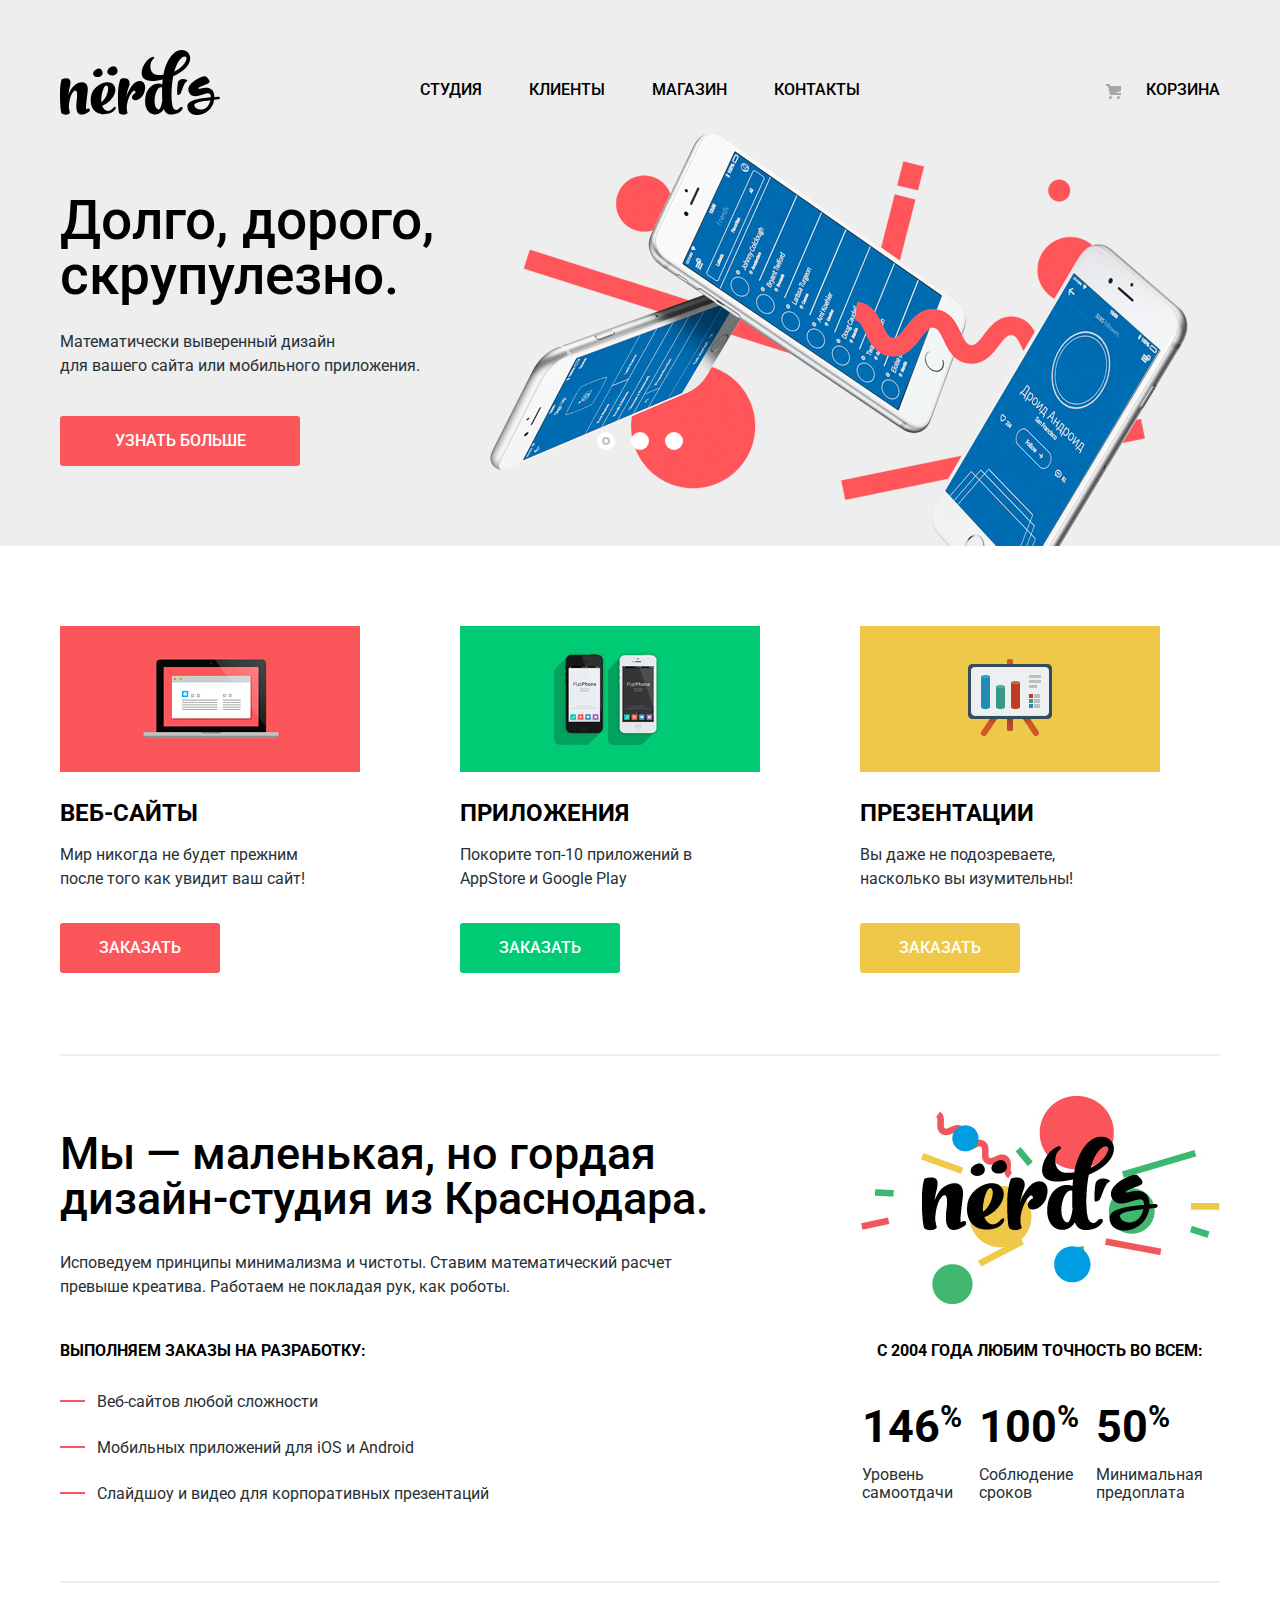
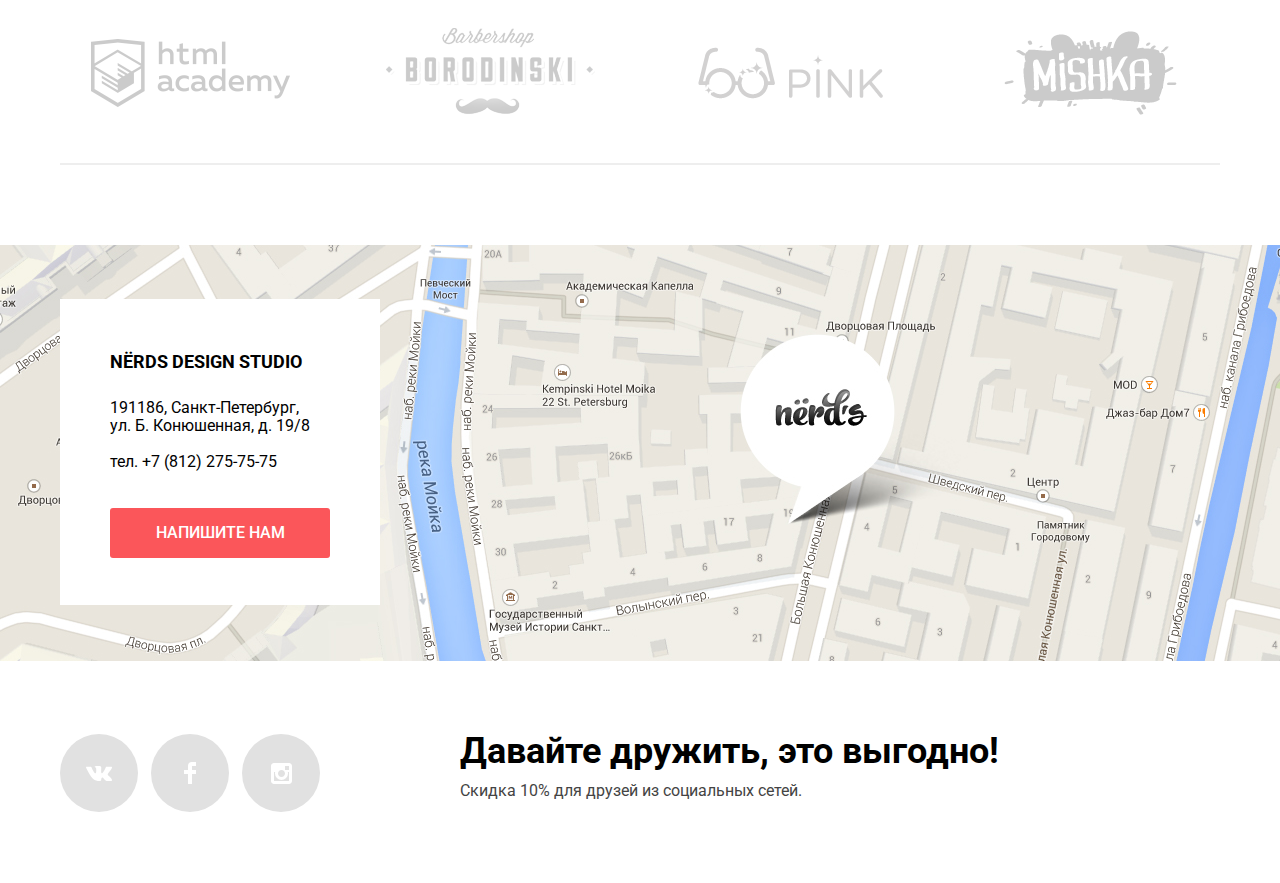
<file: index.html>
<!DOCTYPE html>
<html lang="ru">
  <head>
    <meta charset="utf-8">
    <title>Нёрдс</title>
    <link href="https://fonts.googleapis.com/css?family=Roboto:400,500,700" rel="stylesheet">
    <link href="css/normalize.css" rel="stylesheet">
    <link href="css/style-min.css" rel="stylesheet">
  </head>
  <body>
  	<header class="main-header">
  		<nav class="main-navigation">
  			<div class="main-navigation-wrapper">
  				<div class="container">
  					<a class="main-header-logo">
  						<svg xmlns="http://www.w3.org/2000/svg" width="160" height="65" viewBox="0 0 160 65">
  							<path d="M157.936 49.374c-1.235.161-2.523.271-3.757.377v.056c-2.415 17.364-26.188 20.231-26.779 6.599-.269-6.167 11.593-7.95 23.398-9.088.429-11.09-15.901 5.667-21.608-4.601-5.019-9.025 14.632-17.938 16.728-16.102 6.438 5.636 3.404 6.618-1.379 8.335-9.49 3.41-5.791 4.107-4.511 3.726 7.569-2.253 14.366-1.04 14.312 8.317 1.288-.107 2.522-.163 3.757-.271 2.306-.215 2.467 2.435-.161 2.652zm-7.514.756c-9.124 1.028-17.013 2.436-16.153 5.355 1.716 5.573 13.577 6.818 16.153-5.355zM117.678 44.918c-.682-.037-.703-6.038.112-11.688 1.005-6.951 11.935-3.357 9.093-1.906-2.975 1.52-4.429 8.718-6.266 12.087-.635 1.161-2.605 1.526-2.939 1.507zM42.105 21.002c2.376 4.866-4.937 8.171-8.292 4.521-1.398-1.555-.755-4.56 2.636-6.193 1.697-.836 4.073-1.596 5.656 1.672zM57.062 18.861c2.585 5.297-5.38 8.896-9.031 4.922-1.522-1.695-.823-4.963 2.873-6.742 1.846-.911 4.432-1.736 6.158 1.82zM28.883 61.666c-7.919 5.338-14.219 4.159-12.212-10.848 1.45-10.904-.948-11.521-3.122-9.442-2.845 2.697-4.628 9.723-4.684 16.412a50.98 50.98 0 0 0 1.004 4.776c.334 1.63-4.907 3.315-7.974 1.011C.837 62.79 0 54.865 0 44.131c0-8.824 1.171-14.895 2.23-15.175 8.029-2.191 9.312 1.348 7.583 7.981a47.637 47.637 0 0 0-1.395 7.924c1.673-4.664 4.071-8.485 6.803-10.173 7.416-4.664 13.605-2.473 12.434 6.801-2.007 16.58-2.174 18.827-.39 17.535 2.231-1.574 3.68 1.238 1.618 2.642zM54.982 59.59c-2.175 3.484-7.806 5.171-13.216 4.552-7.75-.843-12.545-7.756-10.705-18.097 2.008-11.185 18.065-18.322 23.196-10.341 3.735 5.789-2.175 16.017-11.597 19.783l-.502.168c1.951 5.171 6.579 7.476 11.039 2.36 2.119-2.36 3.624-1.348 1.785 1.575zm-13.605-7.418c5.855-4.159 7.806-13.32 6.189-15.905-1.728-2.697-5.074 1.517-6.245 11.746-.111 1.461-.111 2.865.056 4.159zM83.091 44.992c-1.597 2.507-3.903 4.384-5.966 5.059-2.398.73-5.185.056-5.185-2.698 0-1.011.892-3.372 3.624-4.721-.168-1.911-1.394-2.417-2.286-1.686-3.345 2.586-7.417 12.25-6.356 19.221.055.168.055.337.055.506.168.617.335 1.237.558 1.854.557 1.574-4.907 3.316-7.973.956-1.059-.788-1.617-6.97-1.617-17.704 0-8.824 1.951-16.636 3.011-16.917 6.412-1.743 10.147 1.292 8.14 7.249-1.171 3.373-2.23 6.801-2.843 10.399 2.453-6.688 6.523-12.872 9.812-14.501 5.856-2.923 10.092.956 8.867 7.813-.056.11-.112.393-.112.449-.056.562-.566 2.302-.39 1.741-.516 1.645-.892 2.277-1.339 2.98z"/><path d="M113.207 26.161a86.988 86.988 0 0 0-1.115 7.531c-1.059 10.06-.612 18.996.613 22.986.726 2.137 3.457 4.946 6.078 2.023 2.843-3.203 5.967-1.349 2.174 2.416-2.34 2.305-6.689 3.878-11.039 3.428-3.123-.393-5.018-2.415-6.134-5.505-.444.898-.947 1.685-1.56 2.302-2.119 2.193-4.685 3.43-7.974 3.092-6.637-.73-10.538-7.923-8.699-18.153 1.952-10.791 11.319-14.725 16.728-11.857.112-1.349.223-2.699.335-4.104.055-.281.055-.562.11-.843a96.962 96.962 0 0 1-4.962.956C73.787 34.423 82.04 14.864 87.894 9.75c6.636-5.733 7.36-1.855 5.297-.562-3.68 2.36-5.297 15.905 5.241 15.905 1.729 0 3.346-.112 4.962-.281C106.685 6.49 116.665-2.391 124.75.532c8.976 3.26 8.029 17.535-11.543 25.629zm-10.928 24.393c-.224-3.542-.224-7.532-.167-11.636 0-.506.056-1.011.056-1.461-3.346-1.518-6.635 3.653-7.473 10.792-.946 8.373 2.788 12.813 4.908 10.791 1.617-1.631 2.453-6.803 2.676-8.486zm24.086-43.165c-1.784-2.642-8.307.562-12.098 14.332 9.535-4.554 13.326-12.422 12.098-14.332z"/>
  						</svg>
  					</a>
  					<ul class="site-navigation">
  						<li><a href="info.html">Студия</a></li>
  						<li><a href="clients.html">Клиенты</a></li>
  						<li><a href="catalog.html">Магазин</a></li>
  						<li><a href="contacts.html">Контакты</a></li>
  					</ul>
  					<ul class="site-basket">
  						<li><a class="basket" href="#">Корзина</a></li>
  					</ul>
  				</div>
  			</div>
  		</nav>
  	</header>
  	
  	<main class="main-container">
  			<section class="slider">
      			<div class="container">
        			<h2 class="visually-hidden">Преимущества</h2>
        		<div class="slider-controls">
          			<i class="active"></i>
          			<i></i>
          			<i></i>
        		</div>
        		<ul class="slider-list">
          			<li class="slider-item">
            			<h3>Долго, дорого,<br> скрупулезно.</h3>
            			<p>Математически выверенный дизайн<br> для вашего сайта или мобильного приложения.</p>
            			<a class="slider-item-button button" href="#">Узнать больше</a>
          			</li>
          			<li class="slider-item">
            			<h3>Любим математику как никто другой</h3>
            			<p>Никакого креатива, только математические формулы для расчета идеальных пропорций.</p>
            			<a class="slider-item-button button" href="#">Узнать больше</a>
          			</li>
          			<li class="slider-item">
            			<h3>Только ночь,<br> только хардкор</h3>
            			<p>Работать днем, как все? Мы против этого.<br> Ближе к полуночи работа только начинается.</p>
            			<a class="slider-item-button button" href="#">Узнать больше</a>
          			</li>
        		</ul>  
      			</div>
    		</section>
  		
  		<section class="services">
  			<h2 class="visually-hidden">Услуги</h2>
  			<div class="container">
  				<ul class="services-list">
  					<li class="services-item-1">
  						<img src="img/illustration-1.png" width="300" height="146" alt="Веб-сайты">
  						<h3>Веб-сайты</h3>
  						<p class="services-text">Мир никогда не будет прежним после того как увидит ваш сайт!</p>
  						<a class="button-order-red" href="#">Заказать</a>
  					</li>
  					<li class="services-item-2">
  						<img src="img/illustration-2.png" width="300" height="146" alt="Приложения">
  						<h3>Приложения</h3>
  						<p class="services-text">Покорите топ-10 приложений в AppStore и Google Play</p>
  						<a class="button-order-green" href="#">Заказать</a>
  					</li>
  					<li class="services-item-3">
  						<img src="img/illustration-3.png" width="300" height="146" alt="Презентации">
  						<h3>Презентации</h3>
  						<p class="services-text">Вы даже не подозреваете, насколько вы изумительны!</p>
  						<a class="button-order-yellow" href="#">Заказать</a>
  					</li>
  				</ul>
  			</div>
  		</section>
  		
  		<div class="container">
  			<div class="company">
 				<section class="about">
  					<h2 class="visually-hidden">О компании</h2>
  					<b class="about-title">Мы — маленькая, но гордая дизайн-студия 
  					из Краснодара.</b> 
  					<p class="about-text">Исповедуем принципы минимализма и чистоты. Ставим математический расчет превыше креатива. Работаем не покладая рук, как роботы.</p>
  					<b class="about-services-title">Выполняем заказы на разработку:</b>
  					<ul class="about-services-list">
  						<li class="about-services-item">Веб-сайтов любой сложности</li>
  						<li class="about-services-item">Мобильных приложений для iOS и Android</li>
  						<li class="about-services-item">Слайдшоу и видео для корпоративных презентаций</li>
  					</ul>
  				</section>
  		
  				<section class="features">
  					<h2 class="visually-hidden">Преимущества</h2>
  					<img src="img/nerds-illustration.png" width="360" height="208" alt="Логотип компании Нёрдс">
  					<b class="features-title">С 2004 года любим точность во всем:</b>
  					<table class="features-table">
  						<tr>
  							<td class="features-stat">146<sup>&#37;</sup></td>
  							<td class="features-stat">100<sup>&#37;</sup></td>
  							<td class="features-stat">50<sup>&#37;</sup></td>
  						</tr>
  						<tr>
  							<td class="features-item">Уровень самоотдачи</td>
  							<td class="features-item">Соблюдение сроков</td>
  							<td class="features-item">Минимальная предоплата</td>
  						</tr>
  					</table>
  				</section>
  			</div>
  		</div>

  		<div class="container">
  			<section class="partners">
  				<h2 class="visually-hidden">Партнеры</h2>
  				<ul class="partners-list">
  					<li class="partners-item-1">
  						<a href="https://htmlacademy.ru/intensive/htmlcss"><span class="visually-hidden">html academy</span></a>
  					</li>
  					<li class="partners-item-2">
  						<a href="#"><span class="visually-hidden">BORODINSKI</span></a>
  					</li>
  					<li class="partners-item-3">
  						<a href="#"><span class="visually-hidden">PINK</span></a>
  					</li>
  					<li class="partners-item-4">
  						<a href="#"><span class="visually-hidden">MISHKA</span></a>
  					</li>
  				</ul>
  			</section>
  		</div>
  	</main>
  	<section class="footer-contacts">
  			<h2 class="visually-hidden">Контакты</h2>
  		<div class="container">
  			<div class="footer-contacts-information-fix">
  			<div class="footer-contacts-information">
  				<b class="footer-contacts-title">NЁRDS DESIGN STUDIO</b>
  				<ul class="footer-contacts-text">
  					<li class="footer-contacts-text-1">191186, Санкт-Петербург,<br>
  					ул. Б. Конюшенная, д. 19/8</li>
					<li class="footer-contacts-text-2">тел. +7 (812) 275-75-75</li>
				</ul>
				<a class="button-contact-us" href="#">Напишите нам</a>
			</div>
			</div>
		</div>
		<div class="map">
			<iframe src="https://www.google.com/maps/embed?pb=!1m18!1m12!1m3!1d1998.5989424124025!2d30.320894616158625!3d59.93879686904785!2m3!1f0!2f0!3f0!3m2!1i1024!2i768!4f13.1!3m3!1m2!1s0x4696310fca5ba729%3A0xea9c53d4493c879f!2z0JHQvtC70YzRiNCw0Y8g0JrQvtC90Y7RiNC10L3QvdCw0Y8g0YPQuy4sIDE5LCDQodCw0L3QutGCLdCf0LXRgtC10YDQsdGD0YDQsywgMTkxMTg2!5e0!3m2!1sru!2sru!4v1522698114247" style="border:0" allowfullscreen></iframe>
		</div>
  	</section>
  		
  	
  	<footer class="main-footer">
  		<div class="container">
  			<section class="footer-social">
  				<div class="footer-social-buttons">
  					<ul class="footer-social-buttons-list">
  						<li>
  							<a class="social-button-vk" href="#" title="Вконтакте">
  								<svg xmlns="http://www.w3.org/2000/svg" width="26" height="15" viewBox="0 0 26 15">
  									<path fill="#FFF" d="M16.138 11.51c.956-.309 2.18 2.04 3.483 2.939.978.681 1.727.534 1.727.534l3.473-.05s1.815-.112.957-1.554c-.071-.12-.503-1.069-2.585-3.022-2.177-2.043-1.882-1.712.739-5.244 1.597-2.153 2.236-3.468 2.036-4.028-.192-.539-1.365-.399-1.365-.399L20.69.713c-.381.001-.704.119-.851.515-.003.004-.621 1.666-1.445 3.079-1.741 2.989-2.436 3.148-2.724 2.961-.661-.433-.494-1.737-.494-2.664 0-2.897.432-4.105-.846-4.417-.427-.104-.739-.172-1.828-.182-1.392-.021-2.574 0-3.244.329-.445.223-.786.712-.579.74.26.035.843.16 1.155.586.401.552.389 1.789.389 1.789s.229 3.411-.54 3.834c-.528.29-1.25-.302-2.803-3.016-.793-1.388-1.392-2.922-1.392-2.922s-.116-.285-.326-.441c-.25-.185-.6-.244-.6-.244L.848.684S.29.7.085.946c-.182.218-.015.668-.015.668s2.909 6.881 6.203 10.347c3.02 3.182 6.452 2.971 6.452 2.971h1.555s.469-.054.709-.312c.224-.24.214-.691.214-.691s-.031-2.109.935-2.419z"/>
  								</svg>
  							</a>
  						</li>
  						<li>
  							<a class="social-button-fb" href="#" title="Фейсбук">
  								<svg xmlns="http://www.w3.org/2000/svg" width="12" height="22" viewBox="0 0 12 22">
  									<path fill="#FFF" d="M12 4V0H8a4 4 0 0 0-4 4v4H0v4h4v10h4V12h4V8H8V4h4z"/>
  								</svg>
  							</a>
  						</li>
  						<li>
  							<a class="social-button-instagram" href="#" title="Инстаграм">
  								<svg xmlns="http://www.w3.org/2000/svg" width="21" height="21" viewBox="0 0 21 21">
  									<path fill="#FFF" d="M18 0H3C1.35 0 0 1.35 0 3v15c0 1.65 1.35 3 3 3h15c1.65 0 3-1.35 3-3V3c0-1.65-1.35-3-3-3zm-7.5 7c1.93 0 3.5 1.57 3.5 3.5S12.43 14 10.5 14 7 12.43 7 10.5 8.57 7 10.5 7zM18 18H3V9h1.181A6.504 6.504 0 0 0 4 10.5a6.5 6.5 0 1 0 13 0 6.45 6.45 0 0 0-.181-1.5H18v9zm0-11h-4V3h4v4z"/>
  								</svg>
  							</a>
  						</li>
  					</ul>
  		    	</div>
  		    	<div class="footer=call-to-action">
  					<b class="footer-call-to-action-title">Давайте дружить, это выгодно!</b>
  					<p class="footer-call-to-action-text">Скидка 10% для друзей из социальных сетей.</p>
  				</div>
  			</section>
  		</div>
  	</footer>
  	<section class="modal modal-login">
  		<h2 class="visually-hidden">Форма с вопросом</h2>
  		<b class="form-title">Напишите нам</b>
  		<form class="apointment-form" action="https://echo.htmlacademy.ru" method="post">
  			<p class="form-field">
  				<label for="fullname">Ваше имя:</label>
  				<input type="text" name="fullname" id="fullname" placeholder="Имя Фамилия">
  			</p>
  			<p class="form-field">
  				<label for="mail">Ваш email:</label>
  				<input type="email" name="mail" id="mail" placeholder="email@example.com">
  			</p>
  			<p class="form-field">
  				<label for="message">Текст письма:</label>
  				<textarea id="message" name="message" placeholder="В свободной форме"></textarea>
  			</p>
  				<button class="buttons" type="submit">Отправить</button>
  		</form>
  		<button class="modal-close" type="button">Закрыть</button>
  	</section>
  	<script src="js/script-min.js"></script>
  </body>
</html>
</file>
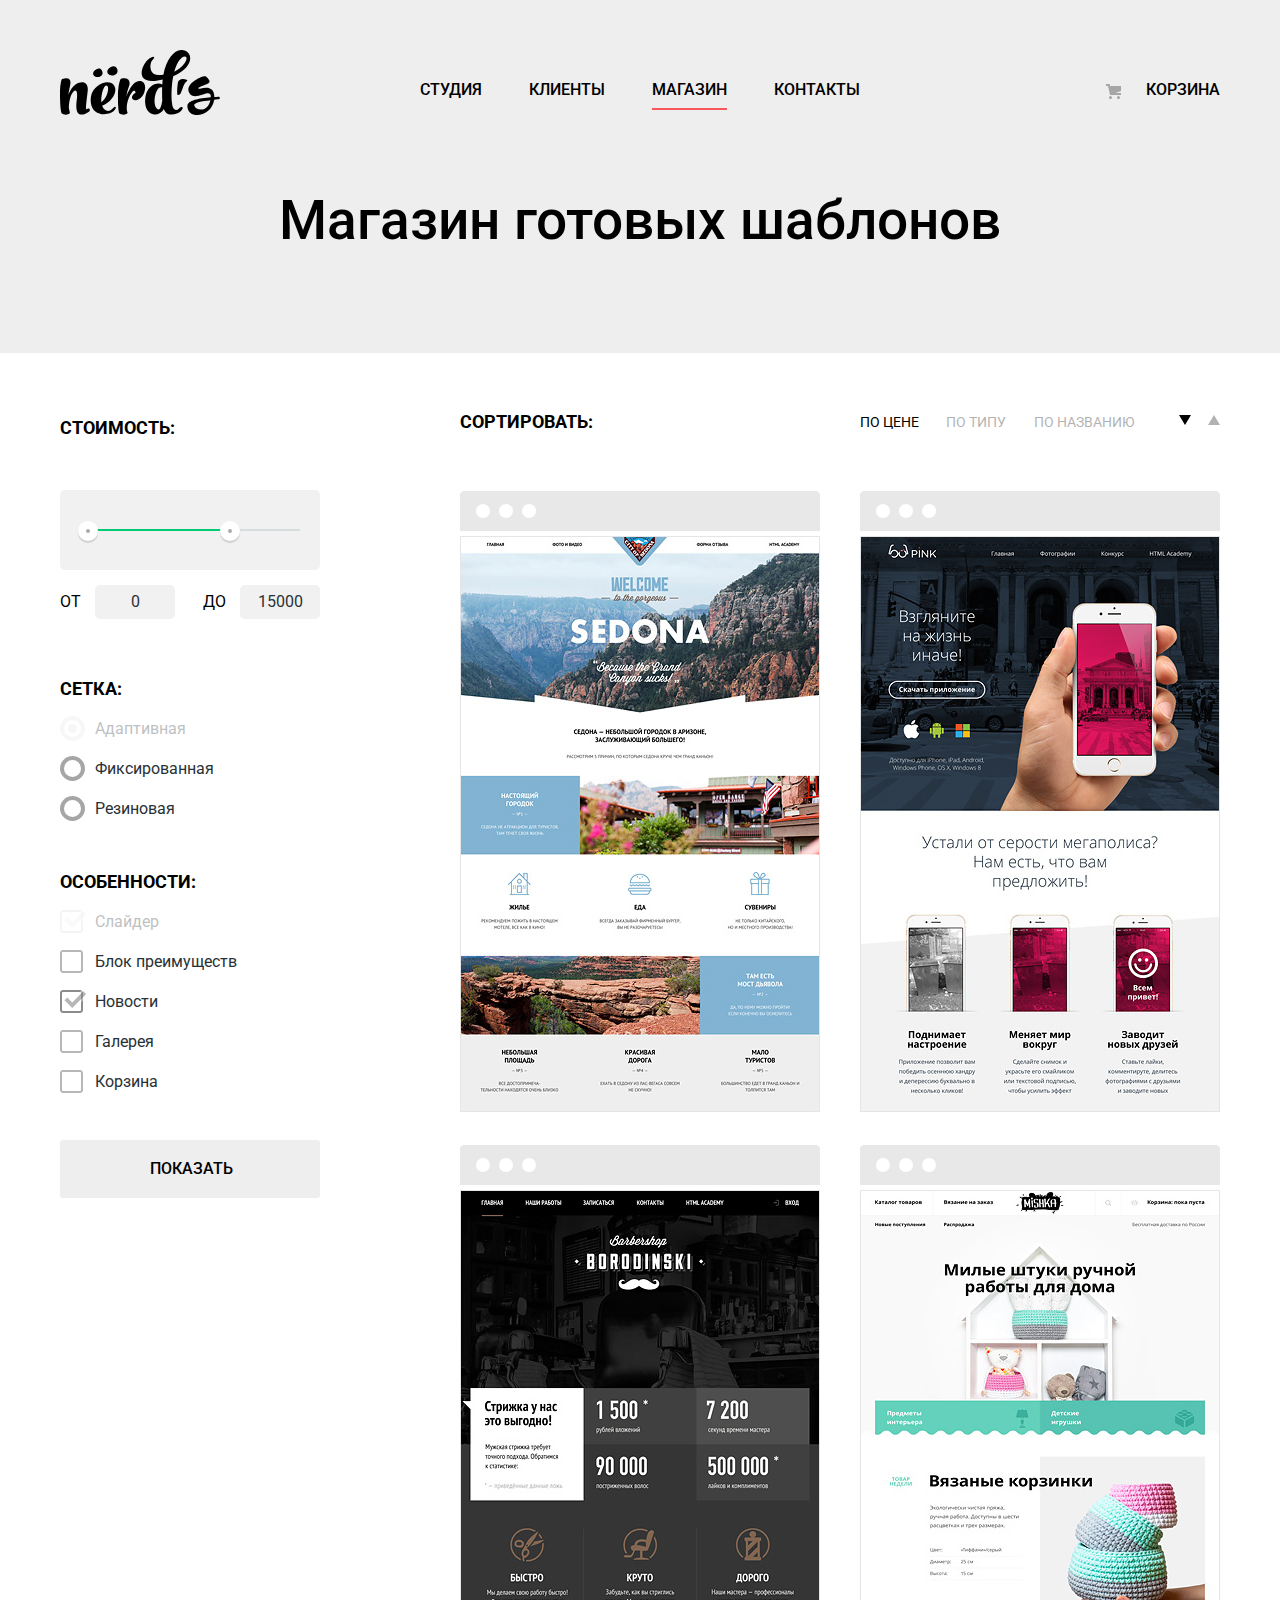
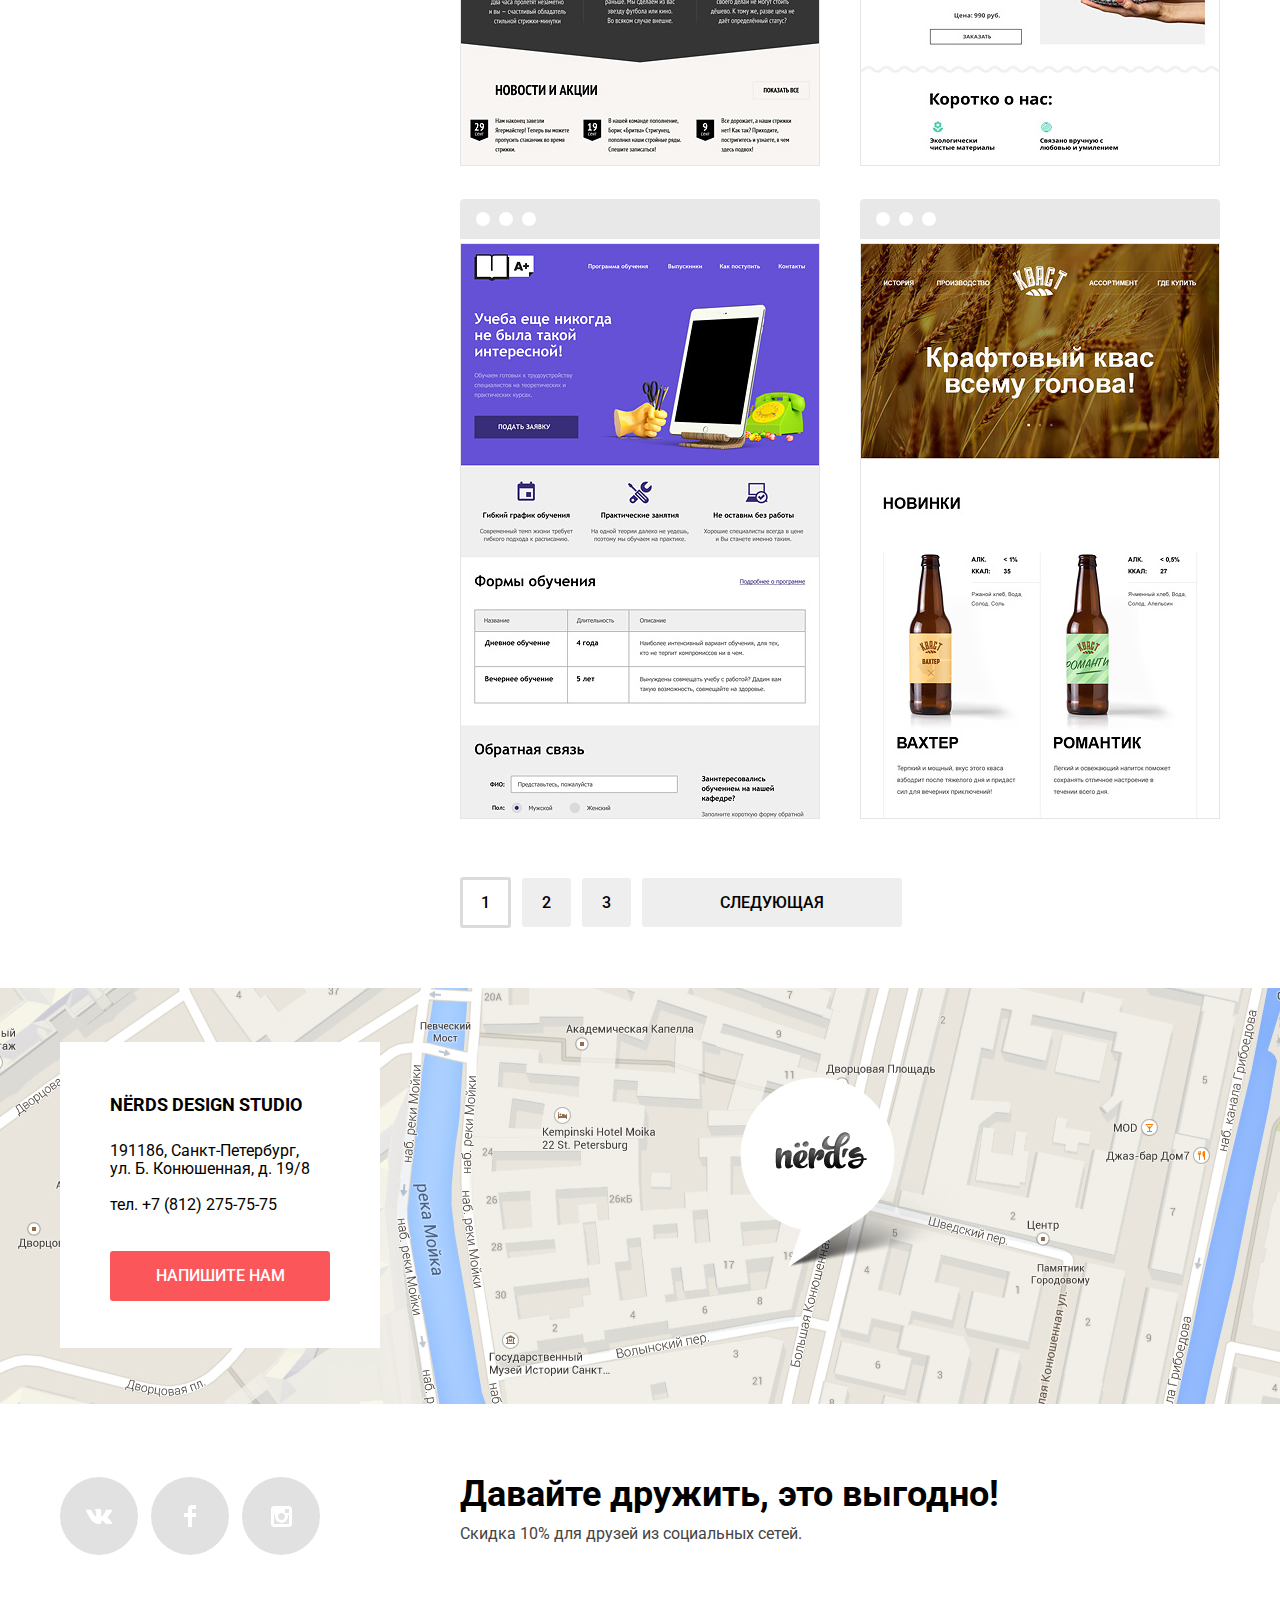
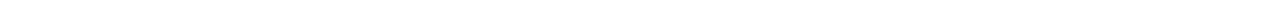
<file: catalog.html>
﻿<!DOCTYPE html>
<html lang="ru">
  <head>
    <meta charset="utf-8">
    <title>Магазин готовых шаблонов</title>
    <link href="https://fonts.googleapis.com/css?family=Roboto:400,500,700" rel="stylesheet">
    <link href="css/normalize.css" rel="stylesheet">
    <link href="css/style-min.css" rel="stylesheet">
  </head>
  <body>
  	<header class="main-header">
  		<nav class="main-navigation">
        <div class="main-navigation-wrapper">
          <div class="container">
  			    <a class="main-header-logo" href="index.html">
  				    <svg xmlns="http://www.w3.org/2000/svg" width="160" height="65" viewBox="0 0 160 65">
              <path d="M157.936 49.374c-1.235.161-2.523.271-3.757.377v.056c-2.415 17.364-26.188 20.231-26.779 6.599-.269-6.167 11.593-7.95 23.398-9.088.429-11.09-15.901 5.667-21.608-4.601-5.019-9.025 14.632-17.938 16.728-16.102 6.438 5.636 3.404 6.618-1.379 8.335-9.49 3.41-5.791 4.107-4.511 3.726 7.569-2.253 14.366-1.04 14.312 8.317 1.288-.107 2.522-.163 3.757-.271 2.306-.215 2.467 2.435-.161 2.652zm-7.514.756c-9.124 1.028-17.013 2.436-16.153 5.355 1.716 5.573 13.577 6.818 16.153-5.355zM117.678 44.918c-.682-.037-.703-6.038.112-11.688 1.005-6.951 11.935-3.357 9.093-1.906-2.975 1.52-4.429 8.718-6.266 12.087-.635 1.161-2.605 1.526-2.939 1.507zM42.105 21.002c2.376 4.866-4.937 8.171-8.292 4.521-1.398-1.555-.755-4.56 2.636-6.193 1.697-.836 4.073-1.596 5.656 1.672zM57.062 18.861c2.585 5.297-5.38 8.896-9.031 4.922-1.522-1.695-.823-4.963 2.873-6.742 1.846-.911 4.432-1.736 6.158 1.82zM28.883 61.666c-7.919 5.338-14.219 4.159-12.212-10.848 1.45-10.904-.948-11.521-3.122-9.442-2.845 2.697-4.628 9.723-4.684 16.412a50.98 50.98 0 0 0 1.004 4.776c.334 1.63-4.907 3.315-7.974 1.011C.837 62.79 0 54.865 0 44.131c0-8.824 1.171-14.895 2.23-15.175 8.029-2.191 9.312 1.348 7.583 7.981a47.637 47.637 0 0 0-1.395 7.924c1.673-4.664 4.071-8.485 6.803-10.173 7.416-4.664 13.605-2.473 12.434 6.801-2.007 16.58-2.174 18.827-.39 17.535 2.231-1.574 3.68 1.238 1.618 2.642zM54.982 59.59c-2.175 3.484-7.806 5.171-13.216 4.552-7.75-.843-12.545-7.756-10.705-18.097 2.008-11.185 18.065-18.322 23.196-10.341 3.735 5.789-2.175 16.017-11.597 19.783l-.502.168c1.951 5.171 6.579 7.476 11.039 2.36 2.119-2.36 3.624-1.348 1.785 1.575zm-13.605-7.418c5.855-4.159 7.806-13.32 6.189-15.905-1.728-2.697-5.074 1.517-6.245 11.746-.111 1.461-.111 2.865.056 4.159zM83.091 44.992c-1.597 2.507-3.903 4.384-5.966 5.059-2.398.73-5.185.056-5.185-2.698 0-1.011.892-3.372 3.624-4.721-.168-1.911-1.394-2.417-2.286-1.686-3.345 2.586-7.417 12.25-6.356 19.221.055.168.055.337.055.506.168.617.335 1.237.558 1.854.557 1.574-4.907 3.316-7.973.956-1.059-.788-1.617-6.97-1.617-17.704 0-8.824 1.951-16.636 3.011-16.917 6.412-1.743 10.147 1.292 8.14 7.249-1.171 3.373-2.23 6.801-2.843 10.399 2.453-6.688 6.523-12.872 9.812-14.501 5.856-2.923 10.092.956 8.867 7.813-.056.11-.112.393-.112.449-.056.562-.566 2.302-.39 1.741-.516 1.645-.892 2.277-1.339 2.98z"/><path d="M113.207 26.161a86.988 86.988 0 0 0-1.115 7.531c-1.059 10.06-.612 18.996.613 22.986.726 2.137 3.457 4.946 6.078 2.023 2.843-3.203 5.967-1.349 2.174 2.416-2.34 2.305-6.689 3.878-11.039 3.428-3.123-.393-5.018-2.415-6.134-5.505-.444.898-.947 1.685-1.56 2.302-2.119 2.193-4.685 3.43-7.974 3.092-6.637-.73-10.538-7.923-8.699-18.153 1.952-10.791 11.319-14.725 16.728-11.857.112-1.349.223-2.699.335-4.104.055-.281.055-.562.11-.843a96.962 96.962 0 0 1-4.962.956C73.787 34.423 82.04 14.864 87.894 9.75c6.636-5.733 7.36-1.855 5.297-.562-3.68 2.36-5.297 15.905 5.241 15.905 1.729 0 3.346-.112 4.962-.281C106.685 6.49 116.665-2.391 124.75.532c8.976 3.26 8.029 17.535-11.543 25.629zm-10.928 24.393c-.224-3.542-.224-7.532-.167-11.636 0-.506.056-1.011.056-1.461-3.346-1.518-6.635 3.653-7.473 10.792-.946 8.373 2.788 12.813 4.908 10.791 1.617-1.631 2.453-6.803 2.676-8.486zm24.086-43.165c-1.784-2.642-8.307.562-12.098 14.332 9.535-4.554 13.326-12.422 12.098-14.332z"/>
              </svg>
  			    </a>
  			    <ul class="site-navigation">
  				    <li><a href="info.html">Студия</a></li>
  				    <li><a href="clients.html">Клиенты</a></li>
  				    <li class="site-navigation-current"><a href="catalog.html">Магазин</a></li>
  				    <li><a href="contacts.html">Контакты</a></li>
  			    </ul>
  			    <ul class="site-basket">
  				    <li><a class="basket" href="#">Корзина</a></li>
  			    </ul>
          </div>
        </div>
  		</nav>
  	</header>
  	<main class="main-container">
      <h1 class="page-title">Магазин готовых шаблонов</h1>
      <div class="container">
      <div class="catalog-collumns">
      <section class="filters">
        <h2 class="visually-hidden">Фильтр товаров</h2>
        <fieldset class="filter-item">
          <legend>Стоимость:</legend>
          <div class="range-filter">
            <div class="range-controls">
              <div class="scale">
                <div class="bar"></div>
              </div>
              <div class="toggle toggle-min"></div>
              <div class="toggle toggle-max"></div>
            </div>
            <div class="price-controls">
              <label class="min-price">от <input name="min-price" type="text" value="0"></label>
              <label class="max-price">до <input name="max-price" type="text" value="15000"></label>
            </div>
          </div>
        </fieldset>
        <form class="filter" action="#" method="get">
          <fieldset>
            <legend class="filter-title">Сетка:</legend>
            <ul>
              <li class="filter-option">
                <input class="visually-hidden filter-input filter-input-radio" type="radio" name="product-group" value="adaptive" id="adaptive" checked disabled>
                <label for="adaptive">Адаптивная</label>
              </li>
              <li class="filter-option">
                <input class="visually-hidden filter-input filter-input-radio" type="radio" name="product-group" value="fixed" id="fixed">
                <label for="fixed">Фиксированная</label>
              </li>
              <li class="filter-option">
                <input class="visually-hidden filter-input filter-input-radio" type="radio" name="product-group" value="rubber" id="rubber">
                <label for="rubber">Резиновая</label>
              </li>
            </ul>
          </fieldset>
          <fieldset>
            <legend class="filter-title">Особенности:</legend>
            <ul>
              <li class="filter-option">
                <input class="visually-hidden filter-input filter-input-checkbox" type="checkbox" name="product-slider" id="slider" checked disabled>
                <label for="slider">Слайдер</label>
              </li>
              <li class="filter-option">
                <input class="visually-hidden filter-input filter-input-checkbox" type="checkbox" name="product-block" id="block">
                <label for="block">Блок преимуществ</label>
              </li>
              <li class="filter-option">
                <input class="visually-hidden filter-input filter-input-checkbox" type="checkbox" name="product-news" id="news" checked>
                <label for="news">Новости</label>
              </li>
              <li class="filter-option">
                <input class="visually-hidden filter-input filter-input-checkbox" type="checkbox" name="product-gallery" id="gallery">
                <label for="gallery">Галерея</label>
              </li>
              <li class="filter-option">
                <input class="visually-hidden filter-input filter-input-checkbox" type="checkbox" name="product-basket" id="basket">
                <label for="basket">Корзина</label>
              </li>
            </ul>
          </fieldset>
        </form>
        <button class="show-botton" type="submit">Показать</button>
      </section>

      <section class="catalog">
        <h2 class="visually-hidden">Каталог макетов</h2>
        <section class="sorting">
          <b class="sorting-title">Сортировать:</b>
          <ul class="sorting-list">
            <li class="sorting-item"><a class="active" href="#">По цене</a></li>
            <li class="sorting-item"><a href="#">По типу</a></li>
            <li class="sorting-item"><a href="#">По названию</a></li>
            <li class="sorting-item cross-down"><span class="visually-hidden"><a href="#">По возрастанию</a></span></li>
            <li class="sorting-item cross-up"><span class="visually-hidden"><a href="#">По убыванию</a></span></li>
          </ul>
        </section>
        <ul class="catalog-list">
          <li class="catalog-item">
            <p class="catalog-item-image">
                <svg xmlns="http://www.w3.org/2000/svg" width="360" height="40" viewBox="0 0 360 40">
                  <path fill="#4D4D4D" d="M356 0H4C1.8 0 0 1.8 0 4v36h360V4c0-2.2-1.8-4-4-4zM22.991 27a7 7 0 1 1 0-14 7 7 0 0 1 0 14zm23.011 0a7 7 0 1 1 0-14 7 7 0 0 1 0 14zm23.011 0a7 7 0 1 1 0-14 7 7 0 0 1 0 14z"/>
                </svg>
              <a href="сatalog-item.html">
                <img src="img/img-sedona.jpg" width="360" height="576" alt="Проект SEDONA">
              </a>
            </p>
            <div class="catalog-item-list">
              <h3 class="catalog-item-title">SEDONA</h3>
              <p class="catalog-item-text">Информационный сайт<br> для туристов</p>
              <a class="button" href="catalog-item.html">9 900 руб.</a>
            </div>
          </li>
          <li class="catalog-item">
            <p class="catalog-item-image">
                <svg xmlns="http://www.w3.org/2000/svg" width="360" height="40" viewBox="0 0 360 40">
                  <path fill="#4D4D4D" d="M356 0H4C1.8 0 0 1.8 0 4v36h360V4c0-2.2-1.8-4-4-4zM22.991 27a7 7 0 1 1 0-14 7 7 0 0 1 0 14zm23.011 0a7 7 0 1 1 0-14 7 7 0 0 1 0 14zm23.011 0a7 7 0 1 1 0-14 7 7 0 0 1 0 14z"/>
                </svg>
              <a href="сatalog-item-2.html">
                <img src="img/img-pink.jpg" width="360" height="576" alt="Проект PINK APP">
              </a>
            </p>
            <div class="catalog-item-list">
              <h3 class="catalog-item-title">PINK APP</h3>
              <p class="catalog-item-text">Продуктовый лендинг приложения для iOS и Android</p>
              <a class="button" href="сatalog-item-2.html">9 900 руб.</a>
            </div>
          </li>
          <li class="catalog-item">
            <p class="catalog-item-image">
                <svg xmlns="http://www.w3.org/2000/svg" width="360" height="40" viewBox="0 0 360 40">
                  <path fill="#4D4D4D" d="M356 0H4C1.8 0 0 1.8 0 4v36h360V4c0-2.2-1.8-4-4-4zM22.991 27a7 7 0 1 1 0-14 7 7 0 0 1 0 14zm23.011 0a7 7 0 1 1 0-14 7 7 0 0 1 0 14zm23.011 0a7 7 0 1 1 0-14 7 7 0 0 1 0 14z"/>
                </svg>
              <a href="сatalog-item-3.html">
                <img src="img/img-barbershop.jpg" width="360" height="576" alt="Проект BARBERSHOP">
              </a>
            </p>
            <div class="catalog-item-list">
              <h3 class="catalog-item-title">BARBERSHOP</h3>
              <p class="catalog-item-text">Сайт салоны красоты.Для мужчин, да.</p>
              <a class="button" href="catalog-item-3.html">9 900 руб.</a>
            </div>
          </li>
          <li class="catalog-item">
            <p class="catalog-item-image">
                <svg xmlns="http://www.w3.org/2000/svg" width="360" height="40" viewBox="0 0 360 40">
                  <path fill="#4D4D4D" d="M356 0H4C1.8 0 0 1.8 0 4v36h360V4c0-2.2-1.8-4-4-4zM22.991 27a7 7 0 1 1 0-14 7 7 0 0 1 0 14zm23.011 0a7 7 0 1 1 0-14 7 7 0 0 1 0 14zm23.011 0a7 7 0 1 1 0-14 7 7 0 0 1 0 14z"/>
                </svg>
              <a href="сatalog-item-4.html">
                <img src="img/img-mishka.jpg" width="360" height="576" alt="Проект MISHKA">
              </a>
            </p>
            <div class="catalog-item-list">
              <h3 class="catalog-item-title">MISHKA</h3>
              <p class="catalog-item-text">Интернет-магазин вязаных игрушек</p>
              <a class="button" href="сatalog-item-4.html">9 900 руб.</a>
            </div>  
          </li>
          <li class="catalog-item">
            <p class="catalog-item-image">
                <svg xmlns="http://www.w3.org/2000/svg" width="360" height="40" viewBox="0 0 360 40">
                  <path fill="#4D4D4D" d="M356 0H4C1.8 0 0 1.8 0 4v36h360V4c0-2.2-1.8-4-4-4zM22.991 27a7 7 0 1 1 0-14 7 7 0 0 1 0 14zm23.011 0a7 7 0 1 1 0-14 7 7 0 0 1 0 14zm23.011 0a7 7 0 1 1 0-14 7 7 0 0 1 0 14z"/>
                </svg>
              <a href="сatalog-item-5.html">
                <img src="img/img-aplus.jpg" width="360" height="576" alt="Проект A PLUS">
              </a>
            </p>
            <div class="catalog-item-list">
              <h3 class="catalog-item-title">A PLUS</h3>
              <p class="catalog-item-text">Лендинг курсов повышения квалификации</p>
              <a class="button" href="сatalog-item-5.html">9 900 руб.</a>
            </div>
          </li>
          <li class="catalog-item">
            <p class="catalog-item-image">
              <svg xmlns="http://www.w3.org/2000/svg" width="360" height="40" viewBox="0 0 360 40">
                  <path fill="#4D4D4D" d="M356 0H4C1.8 0 0 1.8 0 4v36h360V4c0-2.2-1.8-4-4-4zM22.991 27a7 7 0 1 1 0-14 7 7 0 0 1 0 14zm23.011 0a7 7 0 1 1 0-14 7 7 0 0 1 0 14zm23.011 0a7 7 0 1 1 0-14 7 7 0 0 1 0 14z"/>
              </svg>
              <a href="сatalog-item-6.html">
                <img src="img/img-kvast.jpg" width="360" height="576" alt="Проект КВАСТ">
              </a>
            </p>
            <div class="catalog-item-list">
              <h3 class="catalog-item-title">КВАСТ</h3>
              <p class="catalog-item-text">Промо-сайт производителя крафтового кваса</p>
              <a class="button" href="сatalog-item-6.html">9 900 руб.</a>
            </div>  
          </li>
        </ul>
        <ul class="pagination-list">
          <li class="pagination-item pagination-item-current"><a href="#">1</a></li>
          <li class="pagination-item"><a href="#">2</a></li>
          <li class="pagination-item"><a href="#">3</a></li>
          <li class="pagination-item next-page"><a href="#">Следующая</a></li>
        </ul>
      </section>
    </div>
    </div>
    </main>

    <section class="footer-contacts">
      <h2 class="visually-hidden">Контакты</h2>
      <div class="container">
        <div class="footer-contacts-information-fix">
        <div class="footer-contacts-information">
          <b class="footer-contacts-title">NЁRDS DESIGN STUDIO</b>
          <ul class="footer-contacts-text">
            <li class="footer-contacts-text-1">191186, Санкт-Петербург,<br>
            ул. Б. Конюшенная, д. 19/8</li>
            <li class="footer-contacts-text-2">тел. +7 (812) 275-75-75</li>
          </ul>
          <a class="button-contact-us" href="form.html">Напишите нам</a>
        </div>
        </div>
      </div>
    <div class="map">
      <iframe src="https://www.google.com/maps/embed?pb=!1m18!1m12!1m3!1d1998.5989424124025!2d30.320894616158625!3d59.93879686904785!2m3!1f0!2f0!3f0!3m2!1i1024!2i768!4f13.1!3m3!1m2!1s0x4696310fca5ba729%3A0xea9c53d4493c879f!2z0JHQvtC70YzRiNCw0Y8g0JrQvtC90Y7RiNC10L3QvdCw0Y8g0YPQuy4sIDE5LCDQodCw0L3QutGCLdCf0LXRgtC10YDQsdGD0YDQsywgMTkxMTg2!5e0!3m2!1sru!2sru!4v1522698114247" style="border:0" allowfullscreen></iframe>
    </div>
    </section>

    <footer class="main-footer">
      <div class="container">
        <section class="footer-social">
          <div class="footer-social-buttons">
            <ul class="footer-social-buttons-list">
              <li>
                <a class="social-button-vk" href="#" title="Вконтакте">
                  <svg xmlns="http://www.w3.org/2000/svg" width="26" height="15" viewBox="0 0 26 15">
                    <path fill="#FFF" d="M16.138 11.51c.956-.309 2.18 2.04 3.483 2.939.978.681 1.727.534 1.727.534l3.473-.05s1.815-.112.957-1.554c-.071-.12-.503-1.069-2.585-3.022-2.177-2.043-1.882-1.712.739-5.244 1.597-2.153 2.236-3.468 2.036-4.028-.192-.539-1.365-.399-1.365-.399L20.69.713c-.381.001-.704.119-.851.515-.003.004-.621 1.666-1.445 3.079-1.741 2.989-2.436 3.148-2.724 2.961-.661-.433-.494-1.737-.494-2.664 0-2.897.432-4.105-.846-4.417-.427-.104-.739-.172-1.828-.182-1.392-.021-2.574 0-3.244.329-.445.223-.786.712-.579.74.26.035.843.16 1.155.586.401.552.389 1.789.389 1.789s.229 3.411-.54 3.834c-.528.29-1.25-.302-2.803-3.016-.793-1.388-1.392-2.922-1.392-2.922s-.116-.285-.326-.441c-.25-.185-.6-.244-.6-.244L.848.684S.29.7.085.946c-.182.218-.015.668-.015.668s2.909 6.881 6.203 10.347c3.02 3.182 6.452 2.971 6.452 2.971h1.555s.469-.054.709-.312c.224-.24.214-.691.214-.691s-.031-2.109.935-2.419z"/>
                  </svg>
                </a>
              </li>
              <li>
                <a class="social-button-fb" href="#" title="Фейсбук">
                  <svg xmlns="http://www.w3.org/2000/svg" width="12" height="22" viewBox="0 0 12 22">
                    <path fill="#FFF" d="M12 4V0H8a4 4 0 0 0-4 4v4H0v4h4v10h4V12h4V8H8V4h4z"/>
                  </svg>
                </a>
              </li>
              <li>
                <a class="social-button-instagram" href="#" title="Инстаграм">
                  <svg xmlns="http://www.w3.org/2000/svg" width="21" height="21" viewBox="0 0 21 21">
                    <path fill="#FFF" d="M18 0H3C1.35 0 0 1.35 0 3v15c0 1.65 1.35 3 3 3h15c1.65 0 3-1.35 3-3V3c0-1.65-1.35-3-3-3zm-7.5 7c1.93 0 3.5 1.57 3.5 3.5S12.43 14 10.5 14 7 12.43 7 10.5 8.57 7 10.5 7zM18 18H3V9h1.181A6.504 6.504 0 0 0 4 10.5a6.5 6.5 0 1 0 13 0 6.45 6.45 0 0 0-.181-1.5H18v9zm0-11h-4V3h4v4z"/>
                  </svg>
                </a>
              </li>
            </ul>
          </div>
          <div class="footer=call-to-action">
            <b class="footer-call-to-action-title">Давайте дружить, это выгодно!</b>
            <p class="footer-call-to-action-text">Скидка 10% для друзей из социальных сетей.</p>
          </div>
        </section>
      </div>
    </footer>
    
    <section class="modal modal-login">
      <h2 class="visually-hidden">Форма с вопросом</h2>
      <b class="form-title">Напишите нам</b>
      <form class="apointment-form" action="#" method="post">
        <p class="form-field">
          <label for="fullname">Ваше имя:</label>
          <input type="text" name="fullname" id="fullname" placeholder="Имя Фамилия">
        </p>
        <p class="form-field">
          <label for="mail">Ваш email:</label>
          <input type="email" name="mail" id="mail" placeholder="email@example.com">
        </p>
        <p class="form-field">
          <label for="message">Текст письма:</label>
          <textarea id="message" name="message" placeholder="В свободной форме"></textarea>
        </p>
          <button class="buttons" type="submit">Отправить</button>
      </form>
      <button class="modal-close" type="button">Закрыть</button>
    </section>

    <script src="js/script-min.js"></script>
  </body>
</html>
</file>
<file: css/style-min.css>
﻿@-webkit-keyframes bounce{0%{-webkit-transform:translateY(-2000px);transform:translateY(-2000px)}70%{-webkit-transform:translateY(30px);transform:translateY(30px)}90%{-webkit-transform:translateY(-10px);transform:translateY(-10px)}to{-webkit-transform:translateY(0);transform:translateY(0)}}@keyframes bounce{0%{-webkit-transform:translateY(-2000px);transform:translateY(-2000px)}70%{-webkit-transform:translateY(30px);transform:translateY(30px)}90%{-webkit-transform:translateY(-10px);transform:translateY(-10px)}to{-webkit-transform:translateY(0);transform:translateY(0)}}@-webkit-keyframes shake{0%,to{-webkit-transform:translateX(0);transform:translateX(0)}10%,30%,50%,70%,90%{-webkit-transform:translateX(-10px);transform:translateX(-10px)}20%,40%,60%,80%{-webkit-transform:translateX(10px);transform:translateX(10px)}}@keyframes shake{0%,to{-webkit-transform:translateX(0);transform:translateX(0)}10%,30%,50%,70%,90%{-webkit-transform:translateX(-10px);transform:translateX(-10px)}20%,40%,60%,80%{-webkit-transform:translateX(10px);transform:translateX(10px)}}body,html{min-width:1200px;min-height:1750px}body{margin:0;padding:0;font-family:"Roboto","Arial",sans-serif;font-size:16px;line-height:24px;font-weight:400;color:#000}a{text-decoration:none}.main-header{background-color:#eee}.main-header-logo{width:160px;height:65px;padding-top:50px;margin-right:200px}.main-header-logo:hover{opacity:.8}.main-header-logo:active,.social-button-fb svg:active,.social-button-instagram svg:active,.social-button-vk svg:active{opacity:.3}.main-navigation{display:-webkit-box;display:-ms-flexbox;display:flex;-webkit-box-orient:horizontal;-webkit-box-direction:normal;-ms-flex-direction:row;flex-direction:row;min-height:115px;font-size:16px;font-weight:500;line-height:30px;color:#000;background-color:#eee}.main-navigation-wrapper{min-height:115px;width:100%;padding-bottom:0}.main-navigation-wrapper .container{display:-webkit-box;display:-ms-flexbox;display:flex;-webkit-box-pack:justify;-ms-flex-pack:justify;justify-content:space-between}.container{width:1200px;margin:0 auto;padding:0 20px;-webkit-box-sizing:border-box;box-sizing:border-box}.main-container{margin:0;padding:0}.site-basket,.site-navigation{display:-webkit-box;display:-ms-flexbox;display:flex;min-height:30px;padding:0;list-style:none}.site-navigation{-ms-flex-wrap:wrap;flex-wrap:wrap;-webkit-box-pack:justify;-ms-flex-pack:justify;justify-content:space-between;width:440px;margin:75px 0 0}.site-basket{margin:75px 0 0 auto}.site-basket .basket{position:relative;padding-left:50px}.basket::before{content:"";position:absolute;top:9px;left:10px;width:17px;height:17px;background-image:url(../img/cart-icon.svg);background-repeat:no-repeat;background-position:0 0;opacity:1}.site-basket a,.site-navigation a{display:block;color:#000;text-transform:uppercase}.site-basket a:hover,.site-navigation a:hover{color:#fb565a}.site-basket a:active,.site-navigation a:active{color:rgba(0,0,0,.3)}.site-navigation .site-navigation-current::after{content:"";display:block;width:100%;height:2px;background-color:#fb565a;-webkit-transform:translateY(3px);-ms-transform:translateY(3px);transform:translateY(3px)}.slider{position:relative;background-color:#eee}.slider-controls{position:absolute;left:50%;bottom:104px;z-index:2;width:160px;height:18px;text-align:center;font-size:0;-webkit-transform:translateX(-50%);-ms-transform:translateX(-50%);transform:translateX(-50%)}.slider-controls i{position:relative;display:inline-block;vertical-align:middle;width:18px;height:18px;padding:8px;border-radius:50%;cursor:pointer}.slider-controls i::after{content:"";position:absolute;top:8px;left:8px;z-index:1;width:18px;height:18px;background:#fff;border-radius:50%}.slider-controls .active::before{content:"";position:absolute;left:50%;top:50%;z-index:2;width:4px;height:4px;margin:-4px;background-color:inherit;border:2px solid #c1c1c1;border-radius:50%}.slider-list{padding:0;list-style:none;margin:0 0 80px}.slider-item{display:none;padding:78px 0 80px}.slider-item:nth-child(1){display:block;background-image:url(../img/slide1.png);background-repeat:no-repeat;background-position:93% 18px}.slider-item:nth-child(2),.slider-item:nth-child(3){background-image:url(../img/slide2.png);background-repeat:no-repeat;background-position:100% 0}.slider-item:nth-child(3){background-image:url(../img/slide3.png);background-position:100% 20px}.slider-item h3{max-width:600px;margin:0 0 27px;font-size:55px;line-height:55px;font-weight:500}.slider-item p{max-width:430px;margin:0 0 38px;color:#283136}.button{display:block;padding:16px 0;font:inherit;border:0}.button:hover{background-color:#e74246}.button:active{-webkit-box-shadow:inset 0 3px rgba(0,0,0,.1);box-shadow:inset 0 3px rgba(0,0,0,.1)}.services-list{display:-webkit-box;display:-ms-flexbox;display:flex;-webkit-box-pack:justify;-ms-flex-pack:justify;justify-content:space-between;padding:0;min-height:350px;width:1100px;list-style:none;margin:0 0 78px}.services-list h3{margin:0 0 15px;padding:0;font-size:24px;font-weight:700;line-height:30px;color:#000;text-transform:uppercase}.services-text{margin:0 0 32px;padding:0;width:260px;text-transform:none;font-size:16px;line-height:24px;color:#283136}.services-item-1,.services-item-2,.services-item-3{min-height:350px;width:300px}.services-item-1 img,.services-item-2 img,.services-item-3 img{margin-bottom:19px}.button-order-green,.button-order-red,.button-order-yellow{display:block;width:160px;font-weight:500;font-size:16px;line-height:18px;padding:16px 0;color:#fff;text-transform:uppercase;text-align:center;vertical-align:middle;border-radius:3px}.button-order-red{background-color:#fb565a}.button-order-red:hover{background-color:#e74246}.button-order-red:active{background-color:#d7373b;color:#e37376;-webkit-box-shadow:inset 0 3px #c13135;box-shadow:inset 0 3px #c13135}.button-order-green{background-color:#00ca74}.button-order-green:hover{background-color:#00bc6c}.button-order-green:active{background-color:#00aa62;color:#4dc491;-webkit-box-shadow:inset 0 3px #009958;box-shadow:inset 0 3px #009958}.button-order-yellow{background-color:#efc84a}.button-order-yellow:hover{background-color:#eab534}.button-order-yellow:active{background-color:#e5a722;color:#edc265;-webkit-box-shadow:inset 0 3px #ce961f;box-shadow:inset 0 3px #ce961f}.about{min-height:380px;width:680px;margin-top:75px}.about-title{display:block;margin:0;padding:0;font-size:45px;font-weight:500;line-height:45px;color:#000}.about-text{margin:30px 0 40px;padding:0;font-size:16px;font-weight:400;line-height:24px;color:#283136}.about-services-title{font-size:16px;font-weight:700;line-height:24px;color:#000;text-transform:uppercase}.about-services-list{position:relative;margin:27px 0 0;padding:0;list-style:none}.about-services-item{position:relative;margin:0 0 22px;padding:0 0 0 37px;font-size:16px;font-weight:400;line-height:24px;color:#283136}.about-services-item:last-child{margin:0}.about-services-item::before{content:"";position:absolute;top:10px;left:0;width:25px;height:2px;background-color:#fb565a}.company,.features{padding:0;min-height:420px}.company{display:-webkit-box;display:-ms-flexbox;display:flex;-webkit-box-pack:justify;-ms-flex-pack:justify;justify-content:space-between;border-top:2px solid #eee;margin:0 0 65px}.features{width:360px;margin:40px 0 0}.features img{margin-bottom:28px}.features table{margin-top:50px}.features td{width:110px}.features-title{display:block;text-align:center;font-size:16px;font-weight:700;line-height:24px;color:#000;text-transform:uppercase}.features-stat sup{font-size:30px}.features-stat{padding:0 0 25px 5px;font-size:45px;font-weight:700;line-height:inherit;color:#000;width:100px;white-space:nowrap}.features-item:first-child,.features-stat:first-child{padding-left:0}.features-item{padding:0 0 0 5px;font-size:16px;font-weight:400;line-height:18px;color:#283136}.partners-list{display:-webkit-box;display:-ms-flexbox;display:flex;-webkit-box-pack:justify;-ms-flex-pack:justify;justify-content:space-between;-webkit-box-align:center;-ms-flex-align:center;align-items:center;list-style:none;padding:45px 0;margin:0 0 80px;border-top:2px solid #eee;border-bottom:2px solid #eee}.partners-list a{display:block;height:100%}.partners-item-1,.partners-item-1:active,.partners-item-1:hover{background-image:url(../img/logo-1.png);background-repeat:no-repeat;background-position:center}.partners-item-1{position:relative;height:90px;width:260px;opacity:.2}.partners-item-1:active,.partners-item-1:hover{opacity:1}.partners-item-1:active{opacity:.1}.partners-item-2,.partners-item-2:active,.partners-item-2:hover{background-image:url(../img/logo-2.png);background-repeat:no-repeat;background-position:center}.partners-item-2:active,.partners-item-2:hover{opacity:1}.partners-item-2:active{opacity:.1}.partners-item-2,.partners-item-3,.partners-item-4{min-height:90px;width:260px;opacity:.2}.partners-item-3,.partners-item-3:active,.partners-item-3:hover{background-repeat:no-repeat;background-position:center;background-image:url(../img/logo-3.png)}.partners-item-3:active,.partners-item-3:hover{opacity:1}.partners-item-3:active{opacity:.1}.partners-item-4{background-image:url(../img/logo-4.png)}.partners-item-4:hover{background-image:url(../img/logo-4.png);opacity:1}.footer-contacts,.partners-item-4,.partners-item-4:active,.partners-item-4:hover{background-repeat:no-repeat;background-position:center}.partners-item-4:active{opacity:.1;background-image:url(../img/logo-4.png)}.footer-contacts{position:relative;height:416px;margin-bottom:72px;background-color:#fff;background-image:url(../img/map-with-token.jpg);background-size:cover}.map iframe{width:100%;height:416px;border:0}.footer-contacts-information-fix{position:relative;width:1200px}.footer-contacts-information{position:absolute;display:block;top:54px;left:0;width:220px;height:210px;padding:48px 50px;background:#fff;z-index:1}.footer-contacts-title{font-size:18px;font-weight:700;line-height:30px;color:#000}.footer-contacts-text{margin:22px 0 0;padding:0;font-size:16px;font-weight:400;line-height:18px;list-style:none;color:#000}.footer-contacts-text-1{margin-bottom:18px}.footer-contacts-text-2{margin-bottom:37px}.button-contact-us{display:block;padding:16px 0;width:220px;font-weight:500;font-size:16px;line-height:18px;color:#fff;text-align:center;vertical-align:middle;text-transform:uppercase;border-radius:3px;background-color:#fb565a}.button-contact-us:hover{background-color:#e74246}.button-contact-us:active{background-color:#d7373b;color:#e37376;-webkit-box-shadow:inset 0 3px #c13135;box-shadow:inset 0 3px #c13135}.footer-social{display:-webkit-box;display:-ms-flexbox;display:flex;padding:0;list-style:none;margin:0 0 70px}.footer-social-buttons-list,.social-button-fb,.social-button-instagram,.social-button-vk{display:-webkit-box;display:-ms-flexbox;display:flex;-webkit-box-align:center;-ms-flex-align:center;align-items:center}.footer-social-buttons-list{margin:0;list-style:none;min-height:80px;padding:0 140px 0 0;-webkit-box-pack:justify;-ms-flex-pack:justify;justify-content:space-between;width:260px}.social-button-fb,.social-button-instagram,.social-button-vk{-webkit-box-pack:center;-ms-flex-pack:center;justify-content:center;width:78px;height:78px;text-align:center;vertical-align:middle;color:#fff;background-color:#e1e1e1;background-repeat:no-repeat;border-radius:50%}.social-button-vk:hover{background-color:#e74246}.social-button-vk:active{background-color:#d7373b}.social-button-fb:hover{background-color:#e74246}.social-button-fb:active{background-color:#d7373b}.social-button-instagram:hover{background-color:#e74246}.social-button-instagram:active{background-color:#d7373b}.footer-call-to-action{min-height:80px;width:560px}.footer-call-to-action-title{font-size:36px;line-height:36px;font-weight:700;color:#000}.footer-call-to-action-text{margin:10px 0 0;padding:0;font-size:16px;line-height:22px;font-weight:400;color:#444}.buttons{font:inherit;border:0}.visually-hidden:not(:focus):not(:active),input[type=checkbox].visually-hidden,input[type=radio].visually-hidden{position:absolute;width:1px;height:1px;margin:-1px;border:0;padding:0;white-space:nowrap;-webkit-clip-path:inset(100%);clip-path:inset(100%);clip:rect(0 0 0 0);overflow:hidden}.page-title{font-size:55px;line-height:55px;font-weight:500;padding-top:78px;padding-bottom:105px;margin-top:0;margin-bottom:60px;color:#000;text-align:center;background-color:#eee}.filters{min-height:2100px;width:260px}.filter fieldset{padding:0;margin:0 0 28px;border:0}.filter .filter-title{margin-bottom:15px;font-size:18px;line-height:30px;font-weight:700;color:#000;text-transform:uppercase}.filter ul{list-style:none;margin:0;padding:0;font-size:16px;line-height:20px;font-weight:400}.filter-option{margin-bottom:20px;padding-left:35px}.filter-option label{position:relative;display:block;cursor:pointer;-webkit-user-select:none;-moz-user-select:none;-ms-user-select:none;user-select:none}.filter-input-radio+label{color:#283136}.filter-input-radio:checked+label{color:#283136}.filter-input-radio:focus+label{color:#000}.filter-input-radio:hover+label{color:#000}.filter-input-radio:disabled+label{color:#283136;opacity:.3}.filter-input-radio+label::before{content:"";position:absolute;left:-35px;top:-3px;width:17px;height:17px;border:4px solid #a6a6a6;border-radius:50%}.filter-input-radio:checked+label::after{content:"";position:absolute;left:-27px;top:5px;width:9px;height:9px;background-color:#a6a6a6;border-radius:50%}.filter-input-radio:focus+label::before{border-color:#000}.filter-input-radio:focus:checked+label::after{background-color:#000}.filter-input-radio:hover+label::before{border-color:#000}.filter-input-radio:hover:checked+label::after{background-color:#000}.filter-input-radio:disabled+label::before{border-color:#000;opacity:.1}.filter-input-radio:disabled+label::after{background-color:#000;opacity:.1}.filter input+label{color:#283136}.filter input:checked+label{color:#283136}.filter input:focus+label{color:#000}.filter input:hover+label{color:#000}.filter input:checked:disabled+label{color:#283136;opacity:.3}.filter-input-checkbox+label::before{content:"";position:absolute;left:-35px;top:-2px;width:23px;height:23px;background-image:url(../img/checkbox-off.svg);opacity:.4}.filter-input-checkbox:checked+label::after{content:"";position:absolute;left:-35px;top:-2px;width:26px;height:23px;background-image:url(../img/checkbox-on.svg);opacity:.4}.filter-input-checkbox:hover+label::before{opacity:1}.filter-input-checkbox:hover:checked+label::after{opacity:1}.catalog-item:focus .catalog-item-list,.catalog-item:focus svg,.catalog-item:hover .catalog-item-list,.catalog-item:hover svg,.filter-input-checkbox:focus+label::before{opacity:1}.filter-input-checkbox:focus:checked+label::after{opacity:1}.filter-input-checkbox:disabled+label::before{opacity:.1}.filter-input-checkbox:checked:disabled+label::after{opacity:.1}.filter-item{padding:0;border:0;width:260px;margin:0 0 55px}.range-filter{width:260px;margin-top:47px}.filter-item legend{font-size:18px;line-height:30px;text-transform:uppercase;font-weight:700}.range-controls{position:relative;height:41px;margin-bottom:15px;padding-top:39px;padding-right:20px;padding-left:20px;background-color:#f1f1f1;border-radius:5px}.range-controls .scale{height:2px;background:#d7dcde}.range-controls .bar{width:70%;height:2px;background:#00ca74}.range-controls .toggle{position:absolute;top:31px;left:0;width:4px;height:4px;padding:0;border:8px solid #fff;background-color:#ababab;-webkit-box-shadow:0 2px 1px 0 #cfcfcf;box-shadow:0 2px 1px 0 #cfcfcf;border-radius:50%;cursor:pointer}.range-controls .toggle-min{left:18px}.range-controls .toggle-max{left:160px}.price-controls{font-size:0}.price-controls label{display:inline-block;vertical-align:middle;width:50%;line-height:22px;font-size:16px;text-transform:uppercase}.price-controls input{width:60px;padding:8px 10px;margin-left:10px;font-family:"Roboto","Arial",sans-serif;font-size:16px;text-align:center;color:#283136;border:0;border-radius:5px;background:#f1f1f1}.max-price{text-align:right}.coast-form-title,.show-botton,.sorting-title{color:#000;text-transform:uppercase}.show-botton,.sorting-title{line-height:18px}.show-botton{font:inherit;width:260px;padding:17px 90px;text-align:center;vertical-align:middle;background-color:#eee;border:0;border-radius:3px;font-weight:500;font-size:16px}.show-botton:hover{background-color:#dfdfdf}.show-botton:active{background-color:#d5d5d5;-webkit-box-shadow:inset 0 3px #bfbfbf;box-shadow:inset 0 3px #bfbfbf;color:#959595}.sorting-title{font-size:18px;font-weight:700}.sorting,.sorting-item,.sorting-list{display:-webkit-box;display:-ms-flexbox;display:flex}.sorting{margin-bottom:60px}.sorting-item,.sorting-list{-webkit-box-pack:justify;-ms-flex-pack:justify;justify-content:space-between}.sorting-list{margin:0 0 0 auto;padding:0;width:360px;list-style:none}.sorting-item{position:relative;white-space:nowrap;margin-right:27px}.sorting-item:nth-child(3){margin-right:50px}.sorting-item:nth-child(4){margin-right:35px}.catalog-item:nth-child(2n),.sorting-item:nth-child(5){margin-right:0}.cross-down::before,.cross-up::before{content:"";position:absolute;top:2px;width:0;height:0;border-left:6px solid transparent;border-right:6px solid transparent}.cross-up::before{right:0;border-bottom:10px solid #000;opacity:.3;margin-right:0}.cross-up:hover::before{opacity:.6}.cross-up:active::before{opacity:1}.cross-down::before{margin-right:27px;left:-6px;border-top:10px solid #000}.cross-down:hover::before,.sorting-item a:hover{opacity:.6}.cross-down:active::before,.sorting-item a.active,.sorting-item a:active{opacity:1}.sorting-item a{font-size:14px;line-height:18px;font-weight:400;color:#000;text-transform:uppercase;opacity:.3}.catalog{min-height:2100px;width:760px}.catalog-collumns,.catalog-list{display:-webkit-box;display:-ms-flexbox;display:flex}.catalog-collumns{-webkit-box-pack:justify;-ms-flex-pack:justify;justify-content:space-between}.catalog-list{-ms-flex-wrap:wrap;flex-wrap:wrap;padding:0;margin:0 0 25px;list-style:none}.catalog-item{position:relative;padding:0;min-height:576px;width:360px;margin:0 40px 29px 0}.catalog-item-image{margin:0;padding:0;line-height:0}.catalog-item-title{margin:32px 0 0;padding:0;font-size:18px;line-height:30px;font-weight:700;text-transform:uppercase}.catalog-item-text{padding:0;margin:20px auto 0;width:240px;font-size:16px;line-height:18px;font-weight:400;color:#666}.catalog-item a{width:200px;margin:25px auto 0;font-size:16px;line-height:18px;font-weight:500;color:#fff;text-align:center;vertical-align:middle;border-radius:3px;border-color:transparent}.catalog-item a:focus,.catalog-item a:hover{border-color:transparent}.catalog-item a:active{-webkit-box-shadow:inset 0 3px #c13135;box-shadow:inset 0 3px #c13135;border-color:transparent}.catalog-item svg{margin:0;padding:0;opacity:.12}.catalog-item:focus,.catalog-item:hover{-webkit-box-shadow:0 6px 15px 0 rgba(0,1,1,.25);box-shadow:0 6px 15px 0 rgba(0,1,1,.25)}.catalog-item-list{content:"";position:absolute;display:block;-webkit-box-pack:center;-ms-flex-pack:center;justify-content:center;bottom:0;left:0;margin:0;width:360px;min-height:230px;text-align:center;background-color:#eee;opacity:0;z-index:1}.button{width:240px;margin-top:30px;font-size:16px;font-weight:500;line-height:18px;color:#fff;text-align:center;vertical-align:middle;text-transform:uppercase;background-color:#fb565a;border-radius:3px}.button:focus,.button:hover{background-color:#e74246}.button:active{background-color:#d7373b;color:rgba(255,255,255,.3);-webkit-box-shadow:inset 0 3px #c13135;box-shadow:inset 0 3px #c13135}.pagination-item,.pagination-item a,.pagination-list{display:-webkit-box;display:-ms-flexbox;display:flex;-webkit-box-align:center;-ms-flex-align:center;align-items:center}.pagination-list{width:445px;padding:0;margin:0 0 60px;list-style:none;min-height:49px;-webkit-box-pack:justify;-ms-flex-pack:justify;justify-content:space-between}.pagination-item,.pagination-item a{-webkit-box-pack:center;-ms-flex-pack:center;justify-content:center}.pagination-item{margin-right:11px}.pagination-item a{width:49px;height:49px;font-size:16px;line-height:18px;font-weight:500;color:#000;text-align:center;vertical-align:middle;text-transform:uppercase;background-color:#eee;border-radius:3px}.pagination-item a:focus,.pagination-item a:hover{background-color:#dfdfdf}.pagination-item a:active{background-color:#d5d5d5;color:#959595;-webkit-box-shadow:inset 0 3px #bfbfbf;box-shadow:inset 0 3px #bfbfbf}.pagination-item-current a{width:45px;height:45px;background-color:#fff;color:#000;border:3px solid #dbdbdb;-webkit-box-shadow:none;box-shadow:none}.pagination-item-current a:active,.pagination-item-current a:focus,.pagination-item-current a:hover{background-color:#fff;color:#000;border:3px solid #dbdbdb;-webkit-box-shadow:none;box-shadow:none}.next-page a{min-width:260px}.modal{display:none;position:fixed;top:170px;left:50%;width:760px;margin-left:-480px;padding:80px 100px;background-color:#fff;-webkit-box-shadow:0 30px 50px rgba(0,0,0,.6);box-shadow:0 30px 50px rgba(0,0,0,.6);z-index:3}.modal-show{display:block;-webkit-animation:bounce .6s;animation:bounce .6s}.modal-error{-webkit-animation:shake .6s;animation:shake .6s}.modal-close{width:22px;height:22px;border:0;cursor:pointer;background-color:transparent;background-image:url(../img/close-cross.svg);background-repeat:no-repeat;background-position:center;font-size:0;position:absolute;top:77px;right:85px;opacity:.3}.modal-close:focus,.modal-close:hover{opacity:1;outline:0}.modal-close:active{opacity:.1}.apointment-form{position:relative;width:760px;display:-webkit-box;display:-ms-flexbox;display:flex;-webkit-box-pack:justify;-ms-flex-pack:justify;justify-content:space-between;-ms-flex-wrap:wrap;flex-wrap:wrap}.form-field label,.form-title{display:block;padding-bottom:40px;font-size:45px;line-height:45px;font-weight:500;color:#000}.form-field label{padding-bottom:12px;font-size:16px;line-height:18px;font-weight:700}.form-field input[type=email],.form-field input[type=text]{-webkit-box-sizing:border-box;box-sizing:border-box;width:360px;padding:15px;font-size:16px;line-height:18px;font-weight:400;color:#444;border:2px solid #d7dcde;border-radius:2px}.form-field input:hover,.form-field textarea:hover{color:#444;border:2px solid #b4b9bb}.form-field input:focus,.form-field textarea:focus{color:#000;border:2px solid #000}.form-field input:invalid{color:#e74246;border:2px solid #e74246}.buttons,.form-field textarea{font-size:16px;line-height:18px;border-radius:3px}.form-field textarea{height:105px;resize:none;border:2px solid #d7dcde;width:730px;font-weight:400;color:#444;padding:15px}.buttons{width:260px;margin-top:30px;padding:17px 80px;font-weight:500;color:#fff;text-align:center;vertical-align:middle;text-transform:uppercase;background-color:#fb565a}.buttons:hover{background-color:#e74246}.buttons:active{background-color:#d7373b;color:#fff;-webkit-box-shadow:inset 0 3px #c13135;box-shadow:inset 0 3px #c13135}
</file>
